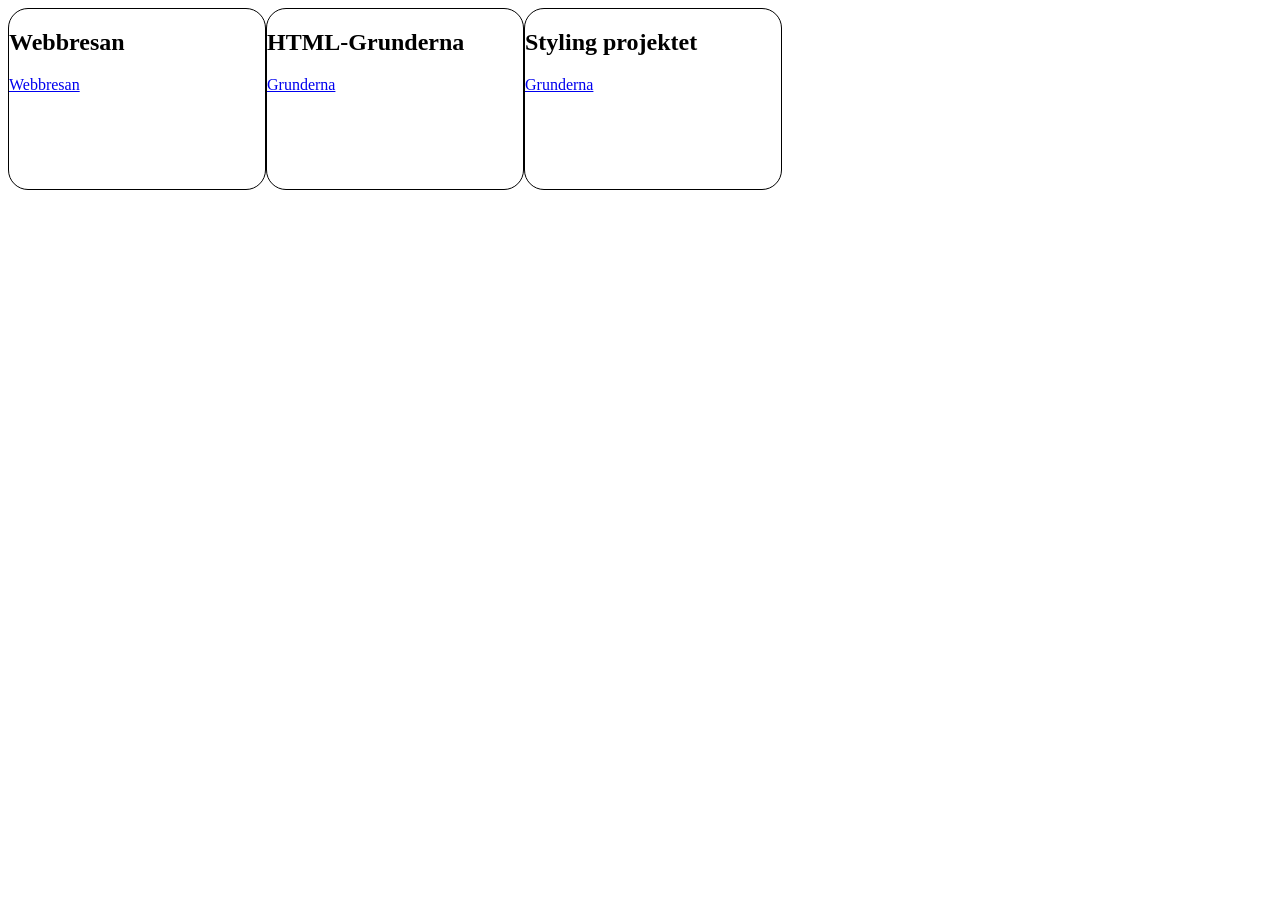
<file: index.html>
<!DOCTYPE html>
<html lang="en">

<head>
    <link href="style.css" rel="stylesheet">

    <meta charset="UTF-8">
    <title>Document</title>
</head>

<body>
    <section>
        <h1>Webbresan</h1>
    <a href="Webbresan/index.html">Webbresan</a>
</section>
<section>
    <h2>HTML-Grunderna</h2>
    <a href="grunder/index.html">Grunderna</a>
</section>
<section>
    <h2>Styling projektet</h2>
    <a href="Styling/index.html">Grunderna</a>
</section>
</body>
</html>
</file>
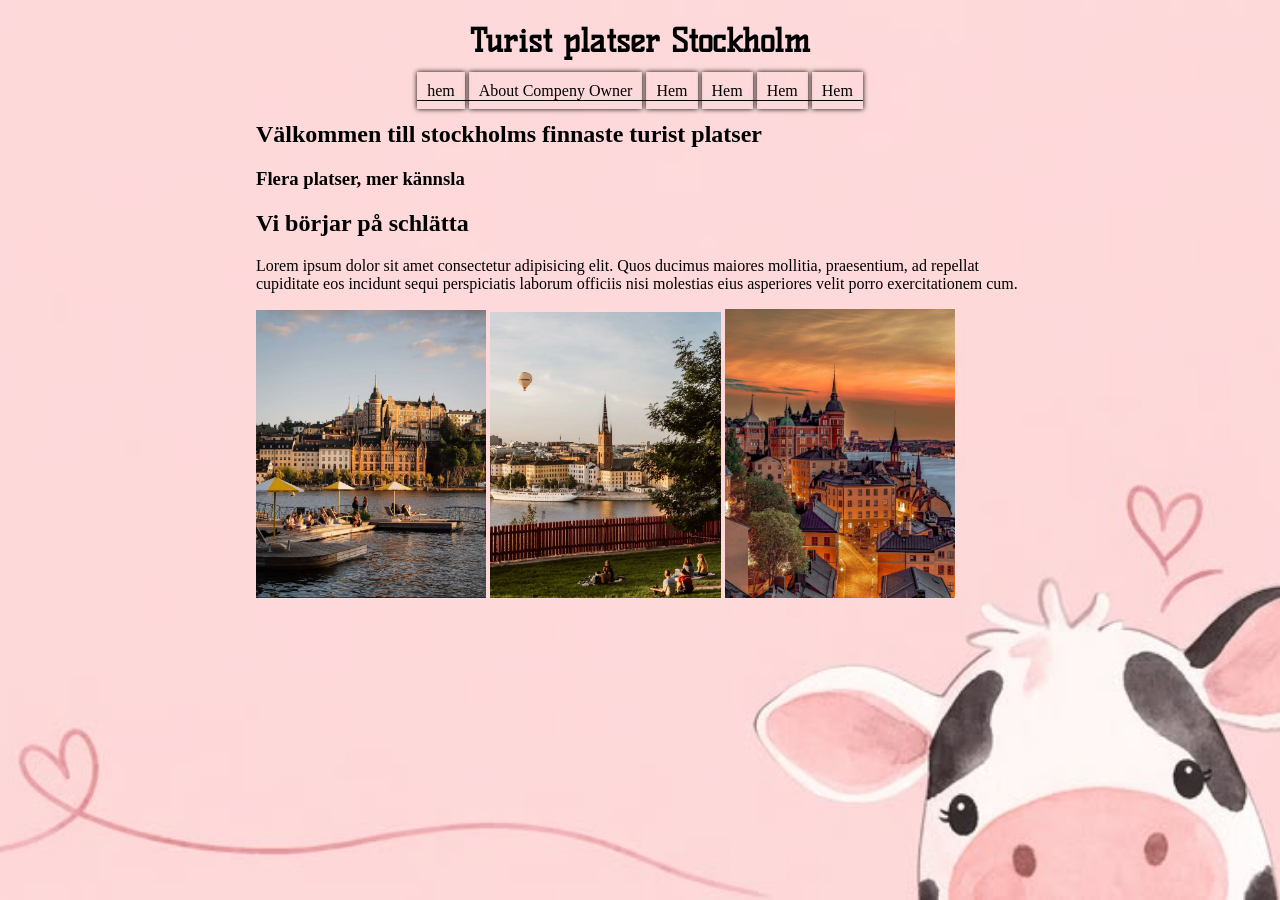
<file: Styling/index.html>
<!DOCTYPE html>
<html lang="en">

<head>
    <meta charset="UTF-8">
    <meta name="viewport" content="width=device-width, initial-scale=1.0">
    <title>Document</title>
    <link rel="stylesheet" href="style.css">
</head>

<body>
    <header>
        <h1>Turist platser Stockholm</h1>
    </header>
    <nav>
        <a href="index.html">hem</a>
        <a href="about.html">About Compeny Owner</a>
        <a href="index.html">Hem</a>
        <a href="index.html">Hem</a>
        <a href="index.html">Hem</a>
        <a href="index.html">Hem</a>
    </nav>
    <main>
        <section>
            <h2>Välkommen till stockholms finnaste turist platser</h2>
            <h3>Flera platser, mer kännsla</h3>
        </section>
        <section>
            <h2 class="subHead">Vi börjar på schlätta</h2>
            <p class="max">Lorem ipsum dolor sit amet consectetur adipisicing elit. Quos ducimus maiores mollitia, praesentium, ad
                repellat cupiditate eos incidunt sequi perspiciatis laborum officiis nisi molestias eius asperiores
                velit porro exercitationem cum.</p>
        </section>
        <section class="bilder">
            <img src="imgs/Stockholm boat view.png">
            <img src="imgs/strand view.png">
            <img src="imgs/sunset.png">
        </section>
    </main>
    <fotter></fotter>
</body>

</html>
</file>
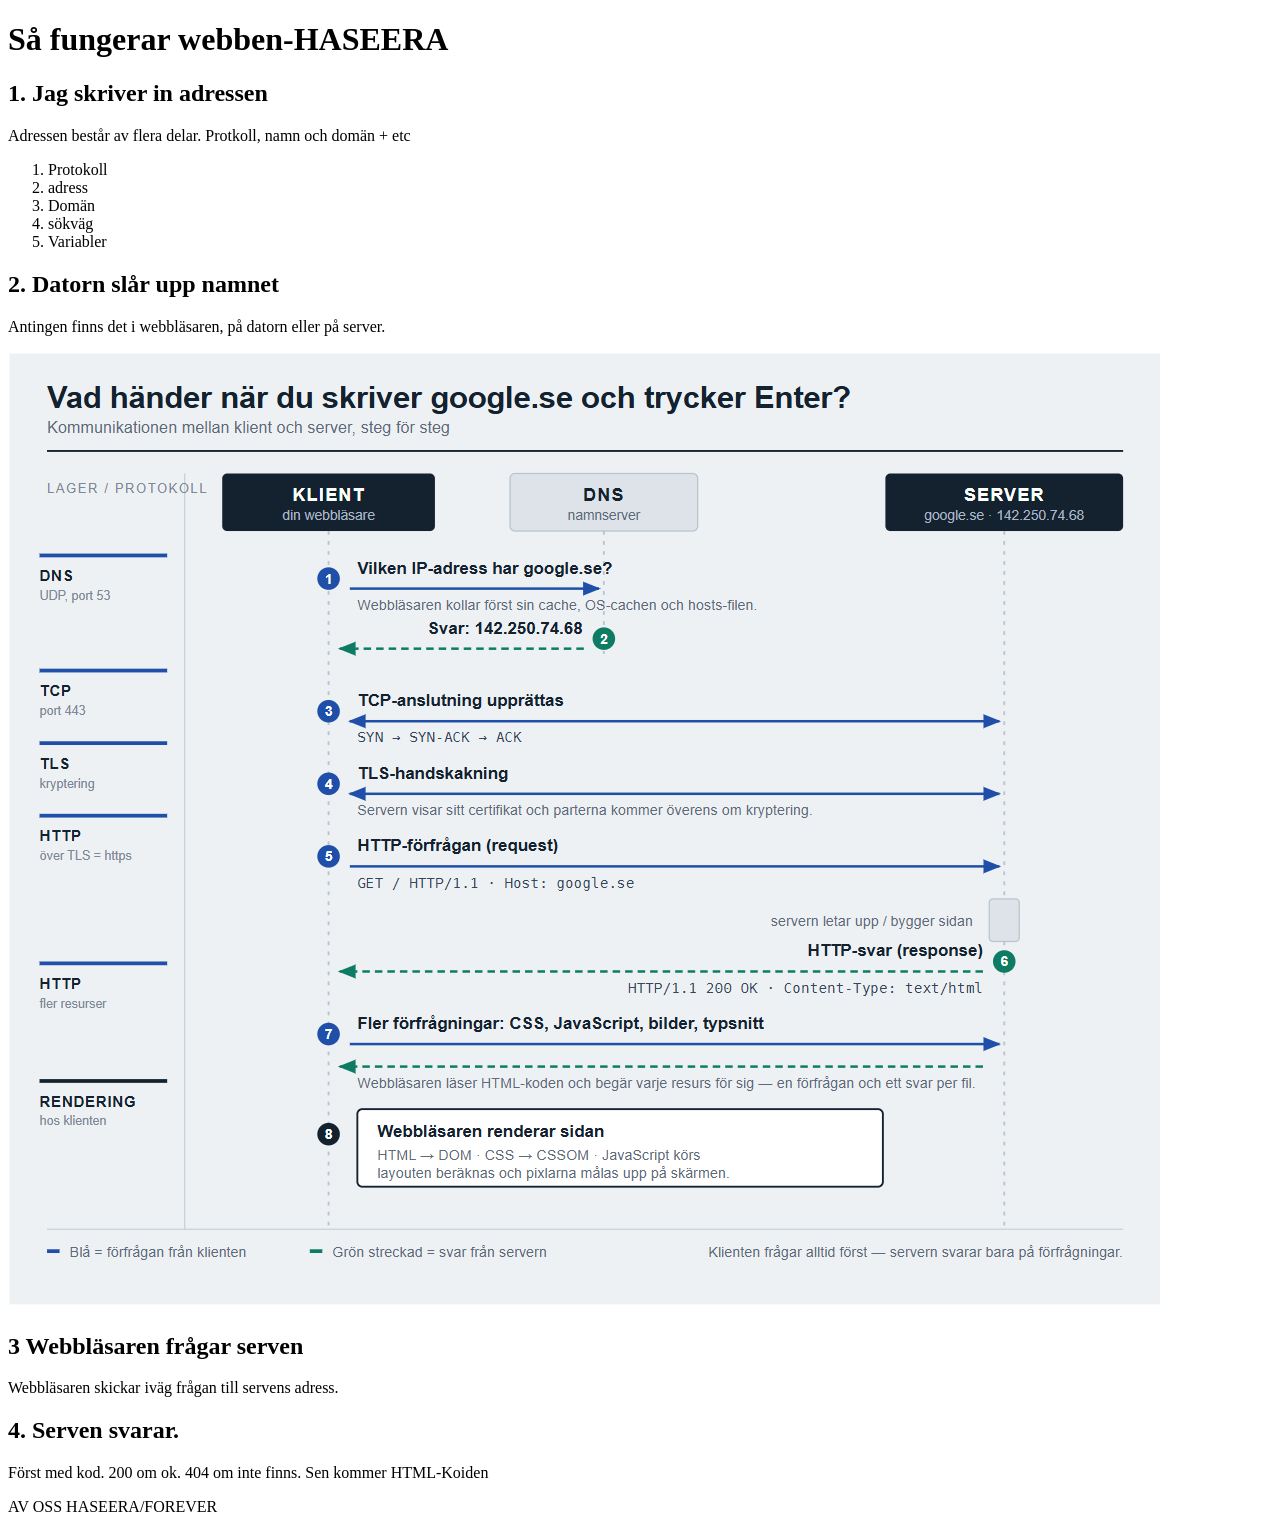
<file: Webbresan/index.html>
<!DOCTYPE html>
<html>

<head>
<title>www.Haseera.com</title>
</head>

<body>
    <header>
        <h1>Så fungerar webben-HASEERA <webben-HASEERA>
            </webben-HASEERA></h1>
    </header>
    <main>
        <section>
            <h2>1. Jag skriver in adressen</h2>
            <p>Adressen består av flera delar. Protkoll, namn och domän + etc</p>
            <ol>
                <li>Protokoll</li>
                <li>adress</li>
                <li>Domän</li>
                <li>sökväg</li>
                <li>Variabler</li>
            </ol>


        </section>
        <section>
            <h2>2. Datorn slår upp namnet</h2>
            <p>Antingen finns det i webbläsaren, på datorn eller på server. </p>
            <img src="imgs/dns.png">
        </section>
        <section>
            <h2>3 Webbläsaren frågar serven</h1>
                <p>Webbläsaren skickar iväg frågan till servens adress.</p>
        </section>
        <section>
            <h2>4. Serven svarar.</h1>
                <P>Först med kod. 200 om ok. 404 om inte finns. Sen kommer HTML-Koiden</P>
            </section>
        
    </main>
    <footer>
        <p> AV OSS HASEERA/FOREVER</p>
    </footer>
</body>

</html>
</file>
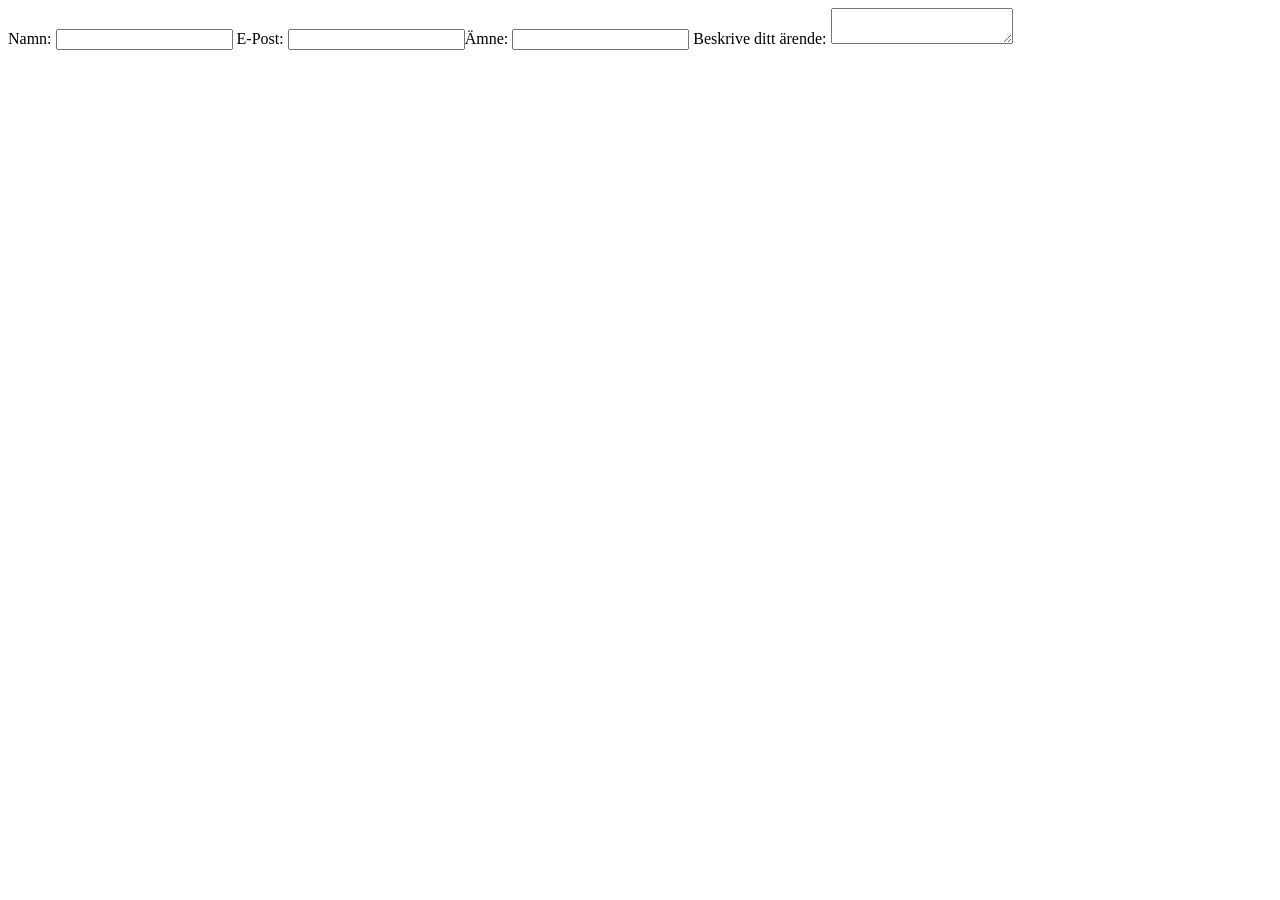
<file: grunder/Kontakta_oss.html>
<!DOCTYPE html>
<html lang="en">
<head>
    <meta charset="UTF-8">
    <meta name="viewport" content="width=device-width, initial-scale=1.0">
    <title>Document</title>
</head>
<body>
<header></header>
<nav></nav>
<main>
    <form>
        <label for="name">Namn:</label> 
        <input type="text" name="name" id="name">
        <lable for="email">E-Post:</lable>
        <input type="email" name="email" id="email"
        
        <lable for="subject">Ämne:</lable>
        <input type="text" name="subject" id="subject">

        <lable for="description">Beskrive ditt ärende:</lable>
        <textarea name="description" id="description"></textarea>
    </form>
</main>
<fotter></fotter>
</body>
</html>
</file>
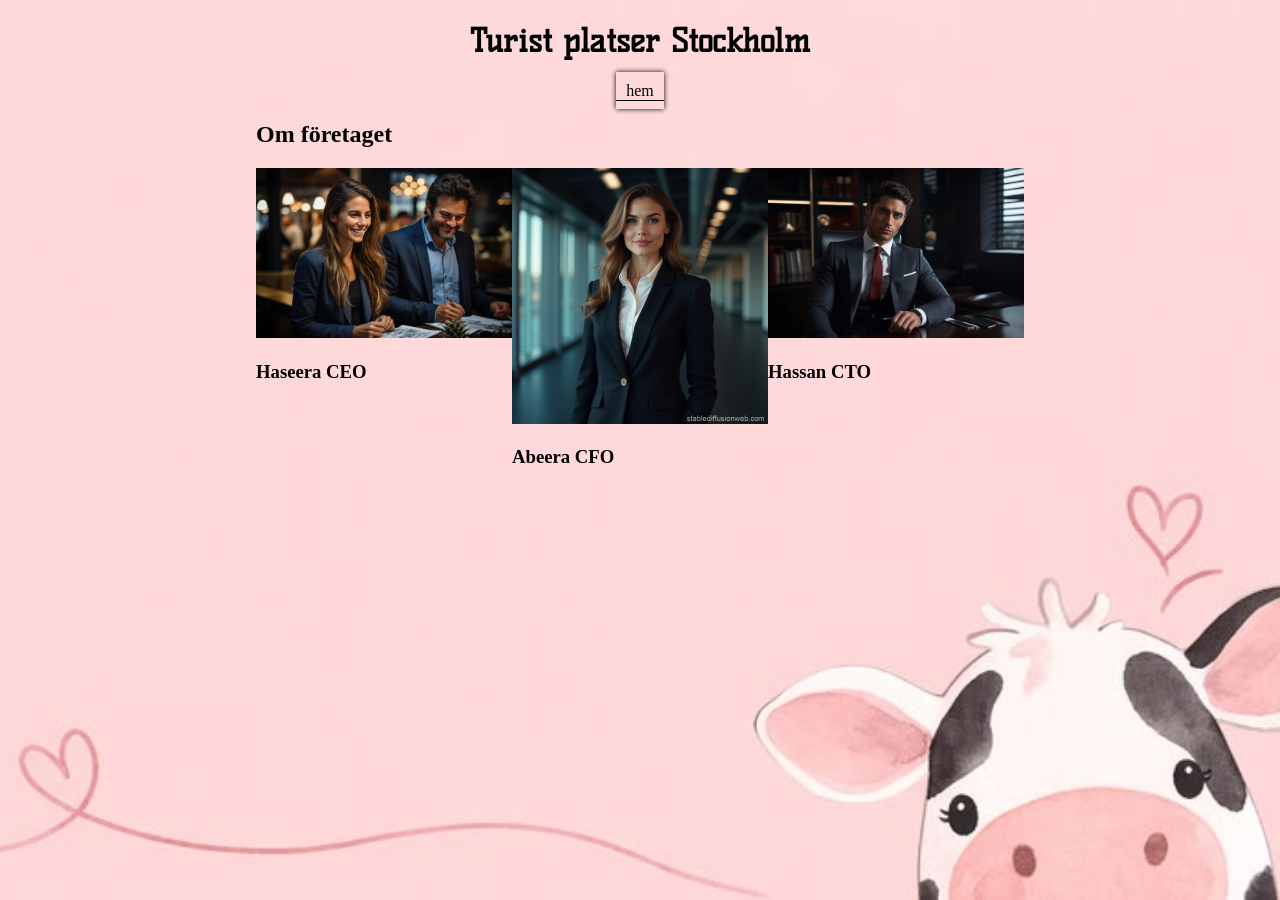
<file: Styling/about.html>
<!DOCTYPE html>
<html lang="en">

<head>
    <meta charset="UTF-8">
    <meta name="viewport" content="width=device-width, initial-scale=1.0">
    <title>Document</title>
    <link rel="stylesheet" href="style.css">
</head>

<body>

    <head>
        <meta charset="UTF-8">
        <meta name="viewport" content="width=device-width, initial-scale=1.0">
        <title>Document</title>
        <link rel="stylesheet" href="style.css">
    </head>

    <body>
        <header>
            <h1>Turist platser Stockholm</h1>
        </header>
        <nav>
            <a href="index.html">hem</a>
            
        </nav>
        <main>
            <h2>Om företaget</h2>
            <div class="row">
            <section>
                <img src="imgs/ceo.png">
                <h3>Haseera CEO</h3>
            </section>
            <section>
                <img src="imgs/cfo.png">
                <h3>Abeera CFO</h3>
            </section>
            <section>
                <img src="imgs/cto.png">
                <h3>Hassan CTO</h3>
            </section>
            </div>
            <div class="row"></div>
        </main>
        <fotter>

        </fotter>
    </body>

</html>
</file>
<file: style.css>
body{
display:flex;
}

section {
    Height: 20dvh;
    Width:20dvw;
    border: 1px solid black;
    border-radius:20px;
}
</file>
<file: Styling/style.css>
@import url('https://fonts.googleapis.com/css2?family=Kelly+Slab&display=swap');

body {
    background-color: rgb(255, 142, 127);
    background-image: url("imgs/image.png");
    background-position: bottom;
    background-size: cover;
    display: flex;
    flex-direction: column;
    
    align-items: center;
    width: 60dvw;
    height: 100dvh;
    margin: auto;
}

header {

    font-family: "Kelly Slab", sans-serif;
    font-weight: 400;
    font-style: normal;
}

nav {
    border-bottom: 1px solid black;
}

nav a {
    color: black;
    text-decoration: none;
    padding: 10px;
    box-shadow: 0 0 5px black;
}

nav a:hover {
    box-shadow: 0 3px 5px black;
}

nav a:active {
    box-shadow: 0 1px 3px black;
}
.subHesd {
    font-size: 25px;
    color: gray
}
.max {
    max-width: 60dvw;
}


.row {
    display: flex;
}

.row section {
    flex: 1;
}

.row img {
     width: 100%;
}

.bilder img {
    width: 30%;
}
</file>
